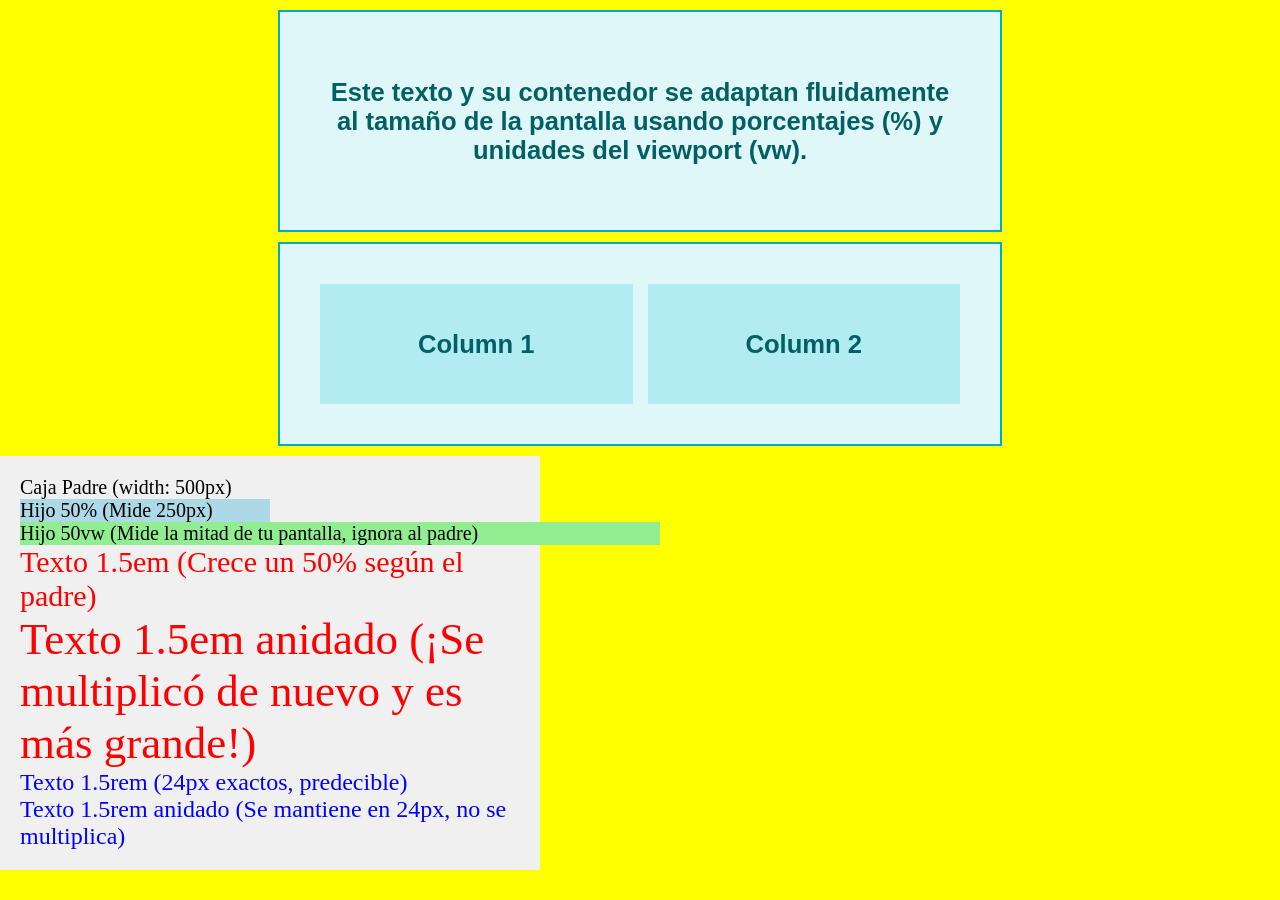
<file: semana01/index.html>
<!DOCTYPE html>
<html lang="es">
<head>
    <meta charset="UTF-8">
    <meta name="viewport" content="width=device-width, initial-scale=1.0">
    <title>Principios: Diseño Fluido</title>
    <link rel="stylesheet" href="style.css">
</head>
<body>

    <div class="container">  
        <p class="text">
            Este texto y su contenedor se adaptan fluidamente al tamaño de la pantalla usando porcentajes (%) y unidades del viewport (vw).
        </p>
    </div>
    <div class="container columnas-wrapper">  
        <div class="column">
            <p class="text">Column 1</p>
        </div>
        <div class="column">
            <p class="text">Column 2</p>
        </div>
    </div>


    <div class="caja-padre">
    Caja Padre (width: 500px)
    
    <div class="hijo-porcentaje">Hijo 50% (Mide 250px)</div>
    <div class="hijo-viewport">Hijo 50vw (Mide la mitad de tu pantalla, ignora al padre)</div>
    
    <div class="texto-em">
        Texto 1.5em (Crece un 50% según el padre)
        <div class="texto-em">Texto 1.5em anidado (¡Se multiplicó de nuevo y es más grande!)</div>
    </div>

    <div class="texto-rem">
        Texto 1.5rem (24px exactos, predecible)
        <div class="texto-rem">Texto 1.5rem anidado (Se mantiene en 24px, no se multiplica)</div>
    </div>
    </div>
</body>
</html>
</file>
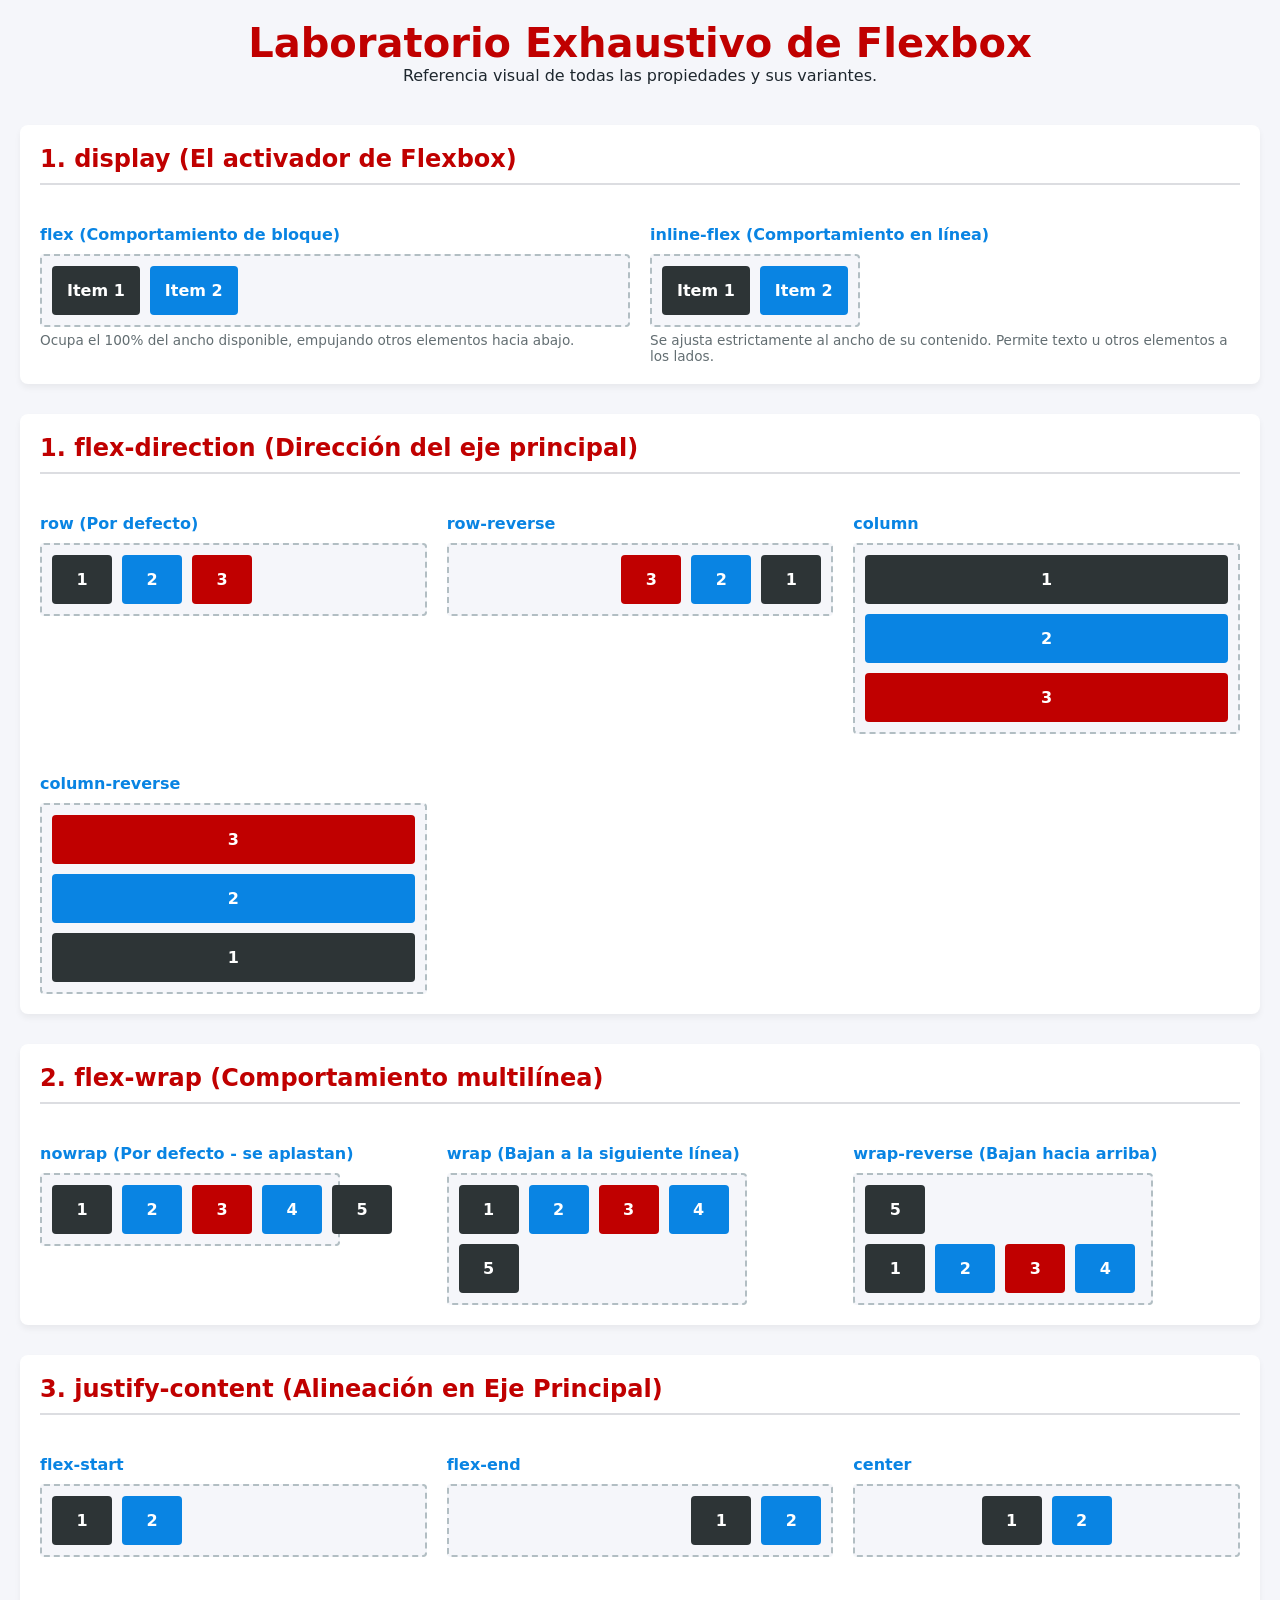
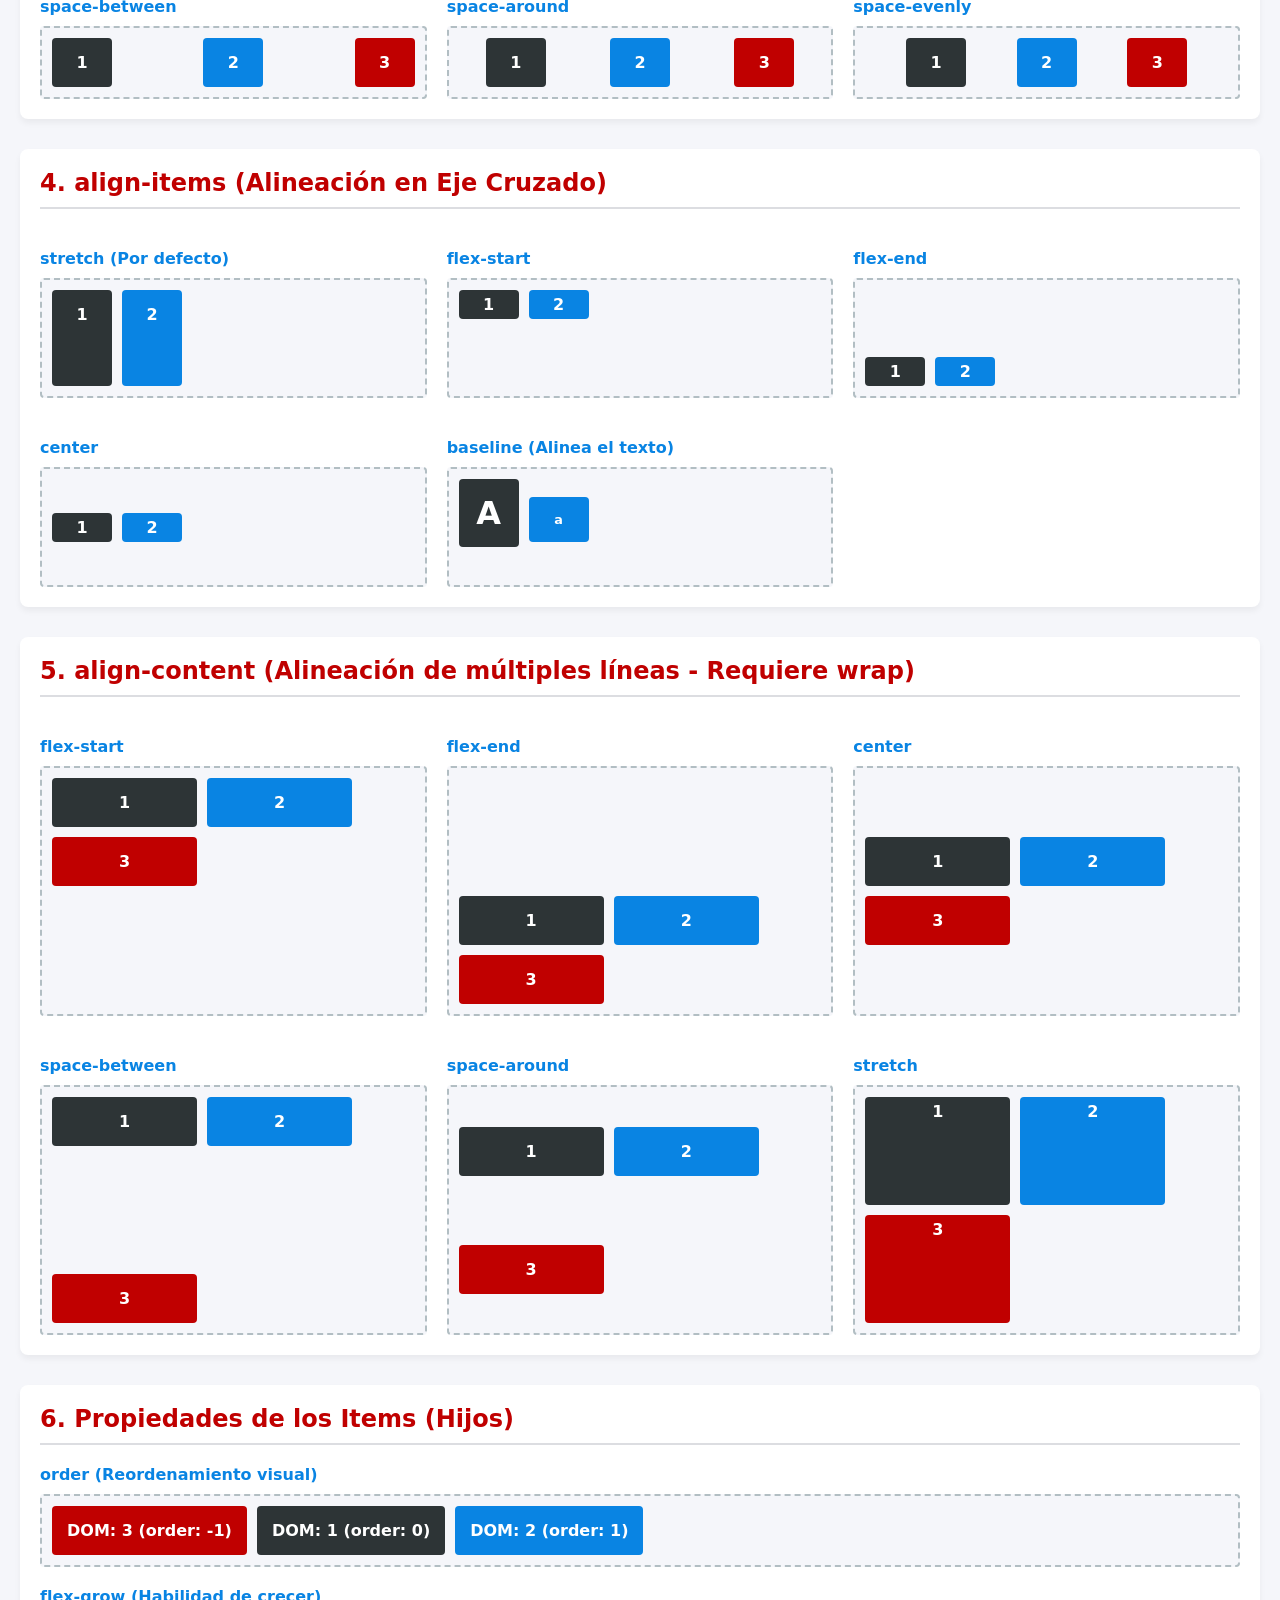
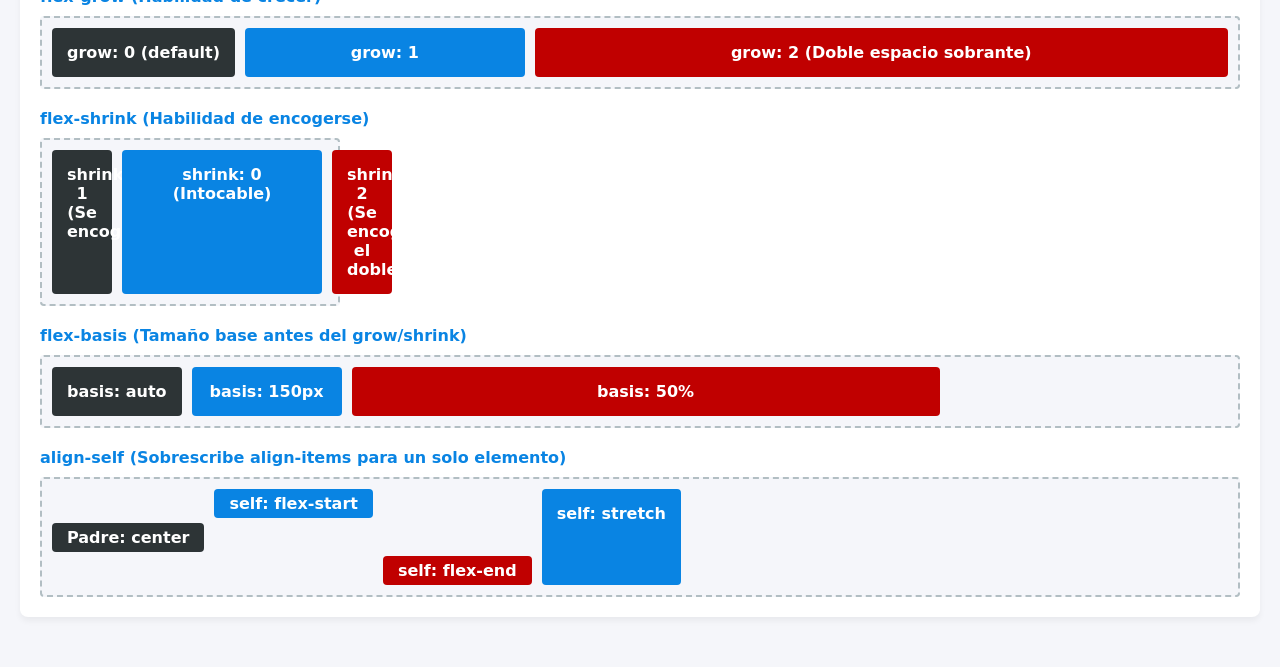
<file: semana02/index.html>
<!DOCTYPE html>
<html lang="es">
<head>
    <meta charset="UTF-8">
    <meta name="viewport" content="width=device-width, initial-scale=1.0">
    <title>Flexbox Avanzado - Cheat Sheet UTP</title>
    <link rel="stylesheet" href="style.css">
</head>
<body>

    <header class="header">
        <h1>Laboratorio Exhaustivo de Flexbox</h1>
        <p>Referencia visual de todas las propiedades y sus variantes.</p>
    </header>

    <section>
        <h2>1. display (El activador de Flexbox)</h2>
        <div class="showcase">
            <div>
                <h3>flex (Comportamiento de bloque)</h3>
                <div class="d-flex demo-bg">
                    <div class="box">Item 1</div>
                    <div class="box">Item 2</div>
                </div>
                <p style="font-size: 0.85rem; margin-top: 5px; color: #636e72;">Ocupa el 100% del ancho disponible, empujando otros elementos hacia abajo.</p>
            </div>
            <div>
                <h3>inline-flex (Comportamiento en línea)</h3>
                <div class="d-inline-flex demo-bg">
                    <div class="box">Item 1</div>
                    <div class="box">Item 2</div>
                </div>
                <p style="font-size: 0.85rem; margin-top: 5px; color: #636e72;">Se ajusta estrictamente al ancho de su contenido. Permite texto u otros elementos a los lados.</p>
            </div>
        </div>
    </section>

    <section>
        <h2>1. flex-direction (Dirección del eje principal)</h2>
        <div class="showcase">
            <div>
                <h3>row (Por defecto)</h3>
                <div class="flex-container fd-row"><div class="box">1</div><div class="box">2</div><div class="box">3</div></div>
            </div>
            <div>
                <h3>row-reverse</h3>
                <div class="flex-container fd-row-reverse"><div class="box">1</div><div class="box">2</div><div class="box">3</div></div>
            </div>
            <div>
                <h3>column</h3>
                <div class="flex-container fd-column"><div class="box">1</div><div class="box">2</div><div class="box">3</div></div>
            </div>
            <div>
                <h3>column-reverse</h3>
                <div class="flex-container fd-column-reverse"><div class="box">1</div><div class="box">2</div><div class="box">3</div></div>
            </div>
        </div>
    </section>

    <section>
        <h2>2. flex-wrap (Comportamiento multilínea)</h2>
        <div class="showcase">
            <div>
                <h3>nowrap (Por defecto - se aplastan)</h3>
                <div class="flex-container fw-nowrap width-limit">
                    <div class="box">1</div><div class="box">2</div><div class="box">3</div><div class="box">4</div><div class="box">5</div>
                </div>
            </div>
            <div>
                <h3>wrap (Bajan a la siguiente línea)</h3>
                <div class="flex-container fw-wrap width-limit">
                    <div class="box">1</div><div class="box">2</div><div class="box">3</div><div class="box">4</div><div class="box">5</div>
                </div>
            </div>
            <div>
                <h3>wrap-reverse (Bajan hacia arriba)</h3>
                <div class="flex-container fw-wrap-reverse width-limit">
                    <div class="box">1</div><div class="box">2</div><div class="box">3</div><div class="box">4</div><div class="box">5</div>
                </div>
            </div>
        </div>
    </section>

    <section>
        <h2>3. justify-content (Alineación en Eje Principal)</h2>
        <div class="showcase">
            <div><h3>flex-start</h3><div class="flex-container jc-flex-start"><div class="box">1</div><div class="box">2</div></div></div>
            <div><h3>flex-end</h3><div class="flex-container jc-flex-end"><div class="box">1</div><div class="box">2</div></div></div>
            <div><h3>center</h3><div class="flex-container jc-center"><div class="box">1</div><div class="box">2</div></div></div>
            <div><h3>space-between</h3><div class="flex-container jc-space-between"><div class="box">1</div><div class="box">2</div><div class="box">3</div></div></div>
            <div><h3>space-around</h3><div class="flex-container jc-space-around"><div class="box">1</div><div class="box">2</div><div class="box">3</div></div></div>
            <div><h3>space-evenly</h3><div class="flex-container jc-space-evenly"><div class="box">1</div><div class="box">2</div><div class="box">3</div></div></div>
        </div>
    </section>

    <section>
        <h2>4. align-items (Alineación en Eje Cruzado)</h2>
        <div class="showcase">
            <div><h3>stretch (Por defecto)</h3><div class="flex-container ai-stretch height-limit"><div class="box">1</div><div class="box">2</div></div></div>
            <div><h3>flex-start</h3><div class="flex-container ai-flex-start height-limit"><div class="box h-auto">1</div><div class="box h-auto">2</div></div></div>
            <div><h3>flex-end</h3><div class="flex-container ai-flex-end height-limit"><div class="box h-auto">1</div><div class="box h-auto">2</div></div></div>
            <div><h3>center</h3><div class="flex-container ai-center height-limit"><div class="box h-auto">1</div><div class="box h-auto">2</div></div></div>
            <div><h3>baseline (Alinea el texto)</h3><div class="flex-container ai-baseline height-limit"><div class="box text-large">A</div><div class="box text-small">a</div></div></div>
        </div>
    </section>

    <section>
        <h2>5. align-content (Alineación de múltiples líneas - Requiere wrap)</h2>
        <div class="showcase">
            <div><h3>flex-start</h3><div class="flex-container fw-wrap ac-flex-start height-limit-large"><div class="box w-50">1</div><div class="box w-50">2</div><div class="box w-50">3</div></div></div>
            <div><h3>flex-end</h3><div class="flex-container fw-wrap ac-flex-end height-limit-large"><div class="box w-50">1</div><div class="box w-50">2</div><div class="box w-50">3</div></div></div>
            <div><h3>center</h3><div class="flex-container fw-wrap ac-center height-limit-large"><div class="box w-50">1</div><div class="box w-50">2</div><div class="box w-50">3</div></div></div>
            <div><h3>space-between</h3><div class="flex-container fw-wrap ac-space-between height-limit-large"><div class="box w-50">1</div><div class="box w-50">2</div><div class="box w-50">3</div></div></div>
            <div><h3>space-around</h3><div class="flex-container fw-wrap ac-space-around height-limit-large"><div class="box w-50">1</div><div class="box w-50">2</div><div class="box w-50">3</div></div></div>
            <div><h3>stretch</h3><div class="flex-container fw-wrap ac-stretch height-limit-large"><div class="box w-50 h-auto">1</div><div class="box w-50 h-auto">2</div><div class="box w-50 h-auto">3</div></div></div>
        </div>
    </section>

    <section>
        <h2>6. Propiedades de los Items (Hijos)</h2>
        
        <h3>order (Reordenamiento visual)</h3>
        <div class="flex-container">
            <div class="box">DOM: 1 (order: 0)</div>
            <div class="box order-1">DOM: 2 (order: 1)</div>
            <div class="box order-minus-1">DOM: 3 (order: -1)</div>
        </div>

        <h3>flex-grow (Habilidad de crecer)</h3>
        <div class="flex-container">
            <div class="box">grow: 0 (default)</div>
            <div class="box fg-1">grow: 1</div>
            <div class="box fg-2">grow: 2 (Doble espacio sobrante)</div>
        </div>

        <h3>flex-shrink (Habilidad de encogerse)</h3>
        <div class="flex-container width-limit">
            <div class="box fs-1 w-200">shrink: 1 (Se encoge)</div>
            <div class="box fs-0 w-200">shrink: 0 (Intocable)</div>
            <div class="box fs-2 w-200">shrink: 2 (Se encoge el doble)</div>
        </div>

        <h3>flex-basis (Tamaño base antes del grow/shrink)</h3>
        <div class="flex-container">
            <div class="box fb-auto">basis: auto</div>
            <div class="box fb-150px">basis: 150px</div>
            <div class="box fb-50p">basis: 50%</div>
        </div>

        <h3>align-self (Sobrescribe align-items para un solo elemento)</h3>
        <div class="flex-container ai-center height-limit">
            <div class="box h-auto">Padre: center</div>
            <div class="box h-auto as-flex-start">self: flex-start</div>
            <div class="box h-auto as-flex-end">self: flex-end</div>
            <div class="box as-stretch">self: stretch</div>
        </div>
    </section>

</body>
</html>
</file>
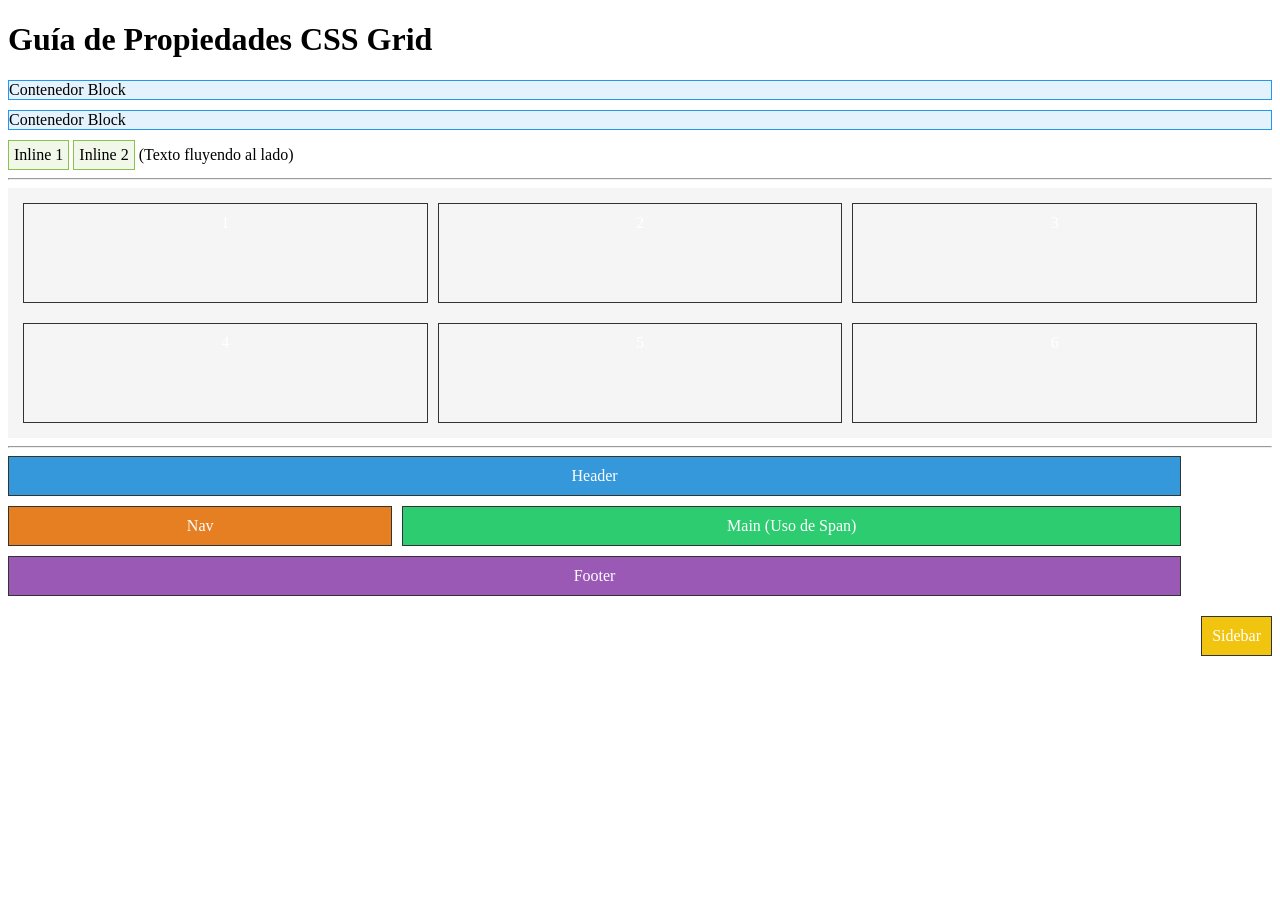
<file: semana03/index.html>
<!DOCTYPE html>
<html lang="es">
<head>
    <meta charset="UTF-8">
    <meta name="viewport" content="width=device-width, initial-scale=1.0">
    <title>Semana 3: Propiedades Exhaustivas de Grid</title>
    <link rel="stylesheet" href="style.css">
</head>
<body>

    <h1>Guía de Propiedades CSS Grid</h1>

    <div class="ejemplo-display">
        <div class="grid-bloque">Contenedor Block</div>
        <div class="grid-bloque">Contenedor Block</div>
        
        <div class="grid-inline">Inline 1</div>
        <div class="grid-inline">Inline 2</div>
        <span>(Texto fluyendo al lado)</span>
    </div>

    <hr>

    <div class="grid-estructura">
        <div class="caja">1</div>
        <div class="caja">2</div>
        <div class="caja">3</div>
        <div class="caja">4</div>
        <div class="caja">5</div>
        <div class="caja">6</div>
    </div>

    <hr>

    <div class="grid-layout">
        <header class="seccion header">Header</header>
        <nav class="seccion nav">Nav</nav>
        <main class="seccion main">Main (Uso de Span)</main>
        <aside class="seccion sidebar">Sidebar</aside>
        <footer class="seccion footer">Footer</footer>
    </div>

</body>
</html>
</file>
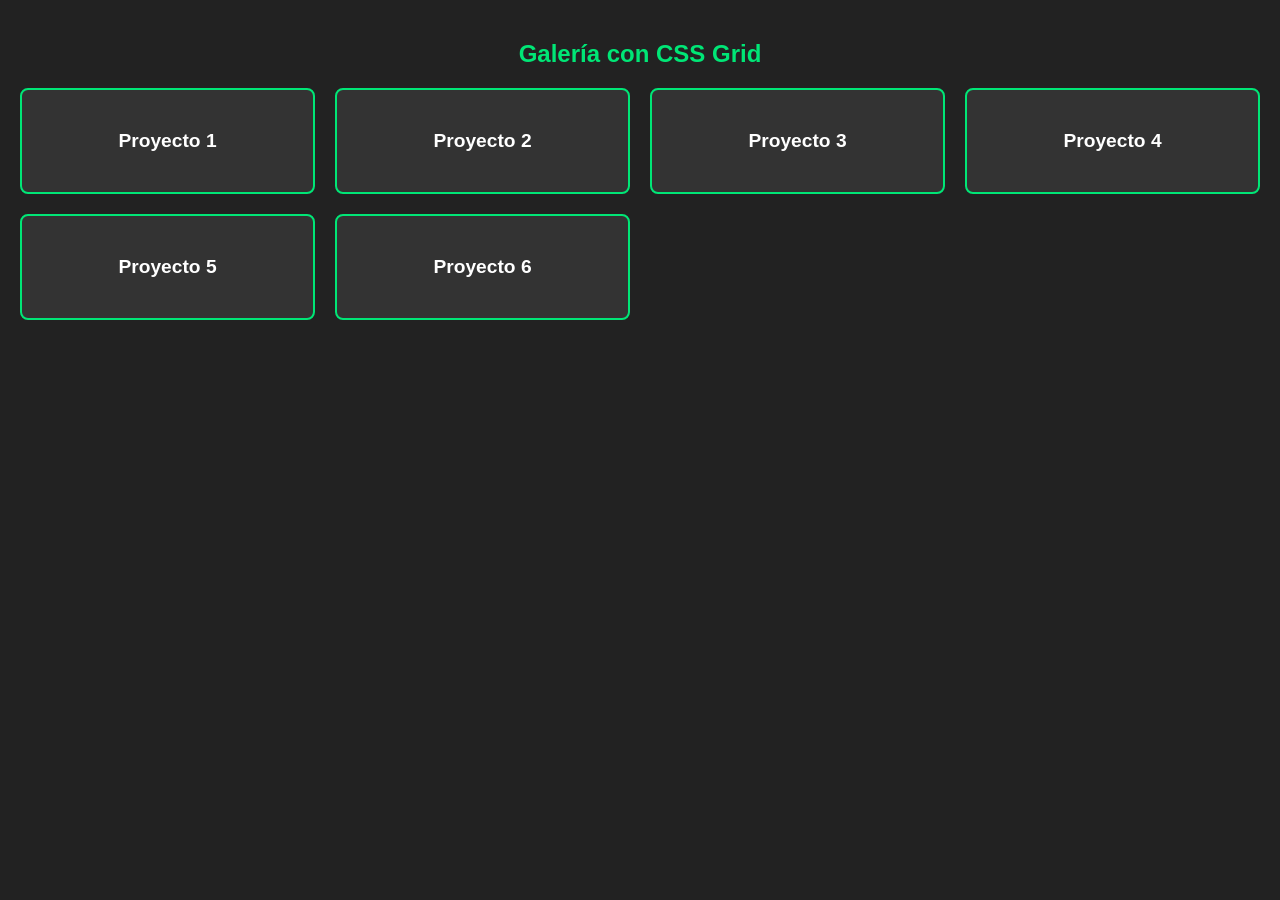
<file: semana01/grid.html>
<!DOCTYPE html>
<html lang="es">
<head>
    <meta charset="UTF-8">
    <meta name="viewport" content="width=device-width, initial-scale=1.0">
    <title>Magia con CSS Grid</title>
    <link rel="stylesheet" href="grid.css">
</head>
<body>

    <h2 class="titulo-grid">Galería con CSS Grid</h2>
    
    <div class="grid-container">
        <div class="grid-item">Proyecto 1</div>
        <div class="grid-item">Proyecto 2</div>
        <div class="grid-item">Proyecto 3</div>
        <div class="grid-item">Proyecto 4</div>
        <div class="grid-item">Proyecto 5</div>
        <div class="grid-item">Proyecto 6</div>
    </div>

</body>
</html>
</file>
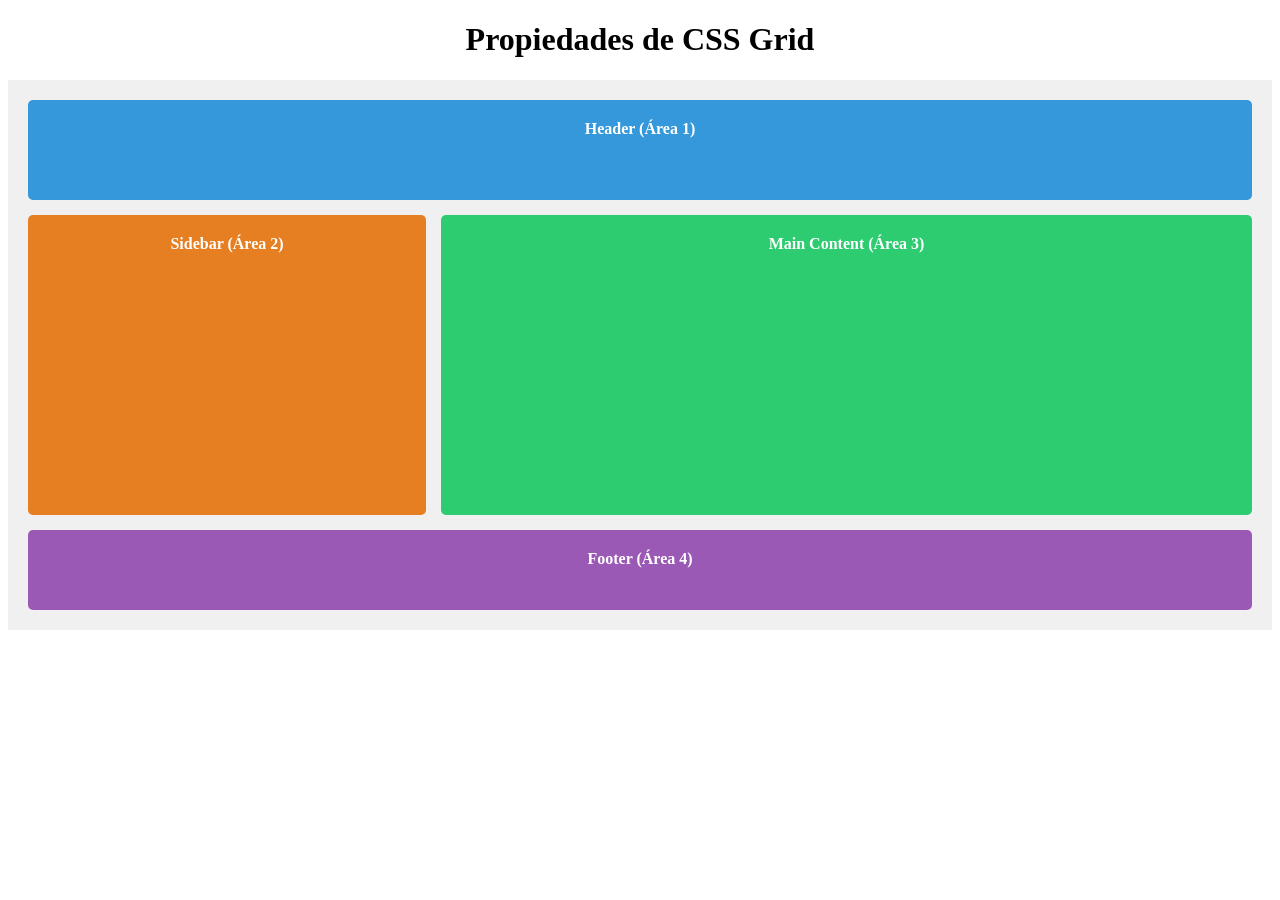
<file: semana03/reto.html>
<!DOCTYPE html>
<html lang="es">
<head>
    <meta charset="UTF-8">
    <meta name="viewport" content="width=device-width, initial-scale=1.0">
    <title>Mastering CSS Grid - Semana 3</title>
    <link rel="stylesheet" href="reto.css">
</head>
<body>

    <h1 style="text-align: center;">Propiedades de CSS Grid</h1>

    <div class="grid-container">
        <header class="item header">Header (Área 1)</header>
        <aside class="item sidebar">Sidebar (Área 2)</aside>
        <main class="item main-content">Main Content (Área 3)</main>
        <footer class="item footer">Footer (Área 4)</footer>
    </div>

</body>
</html>
</file>
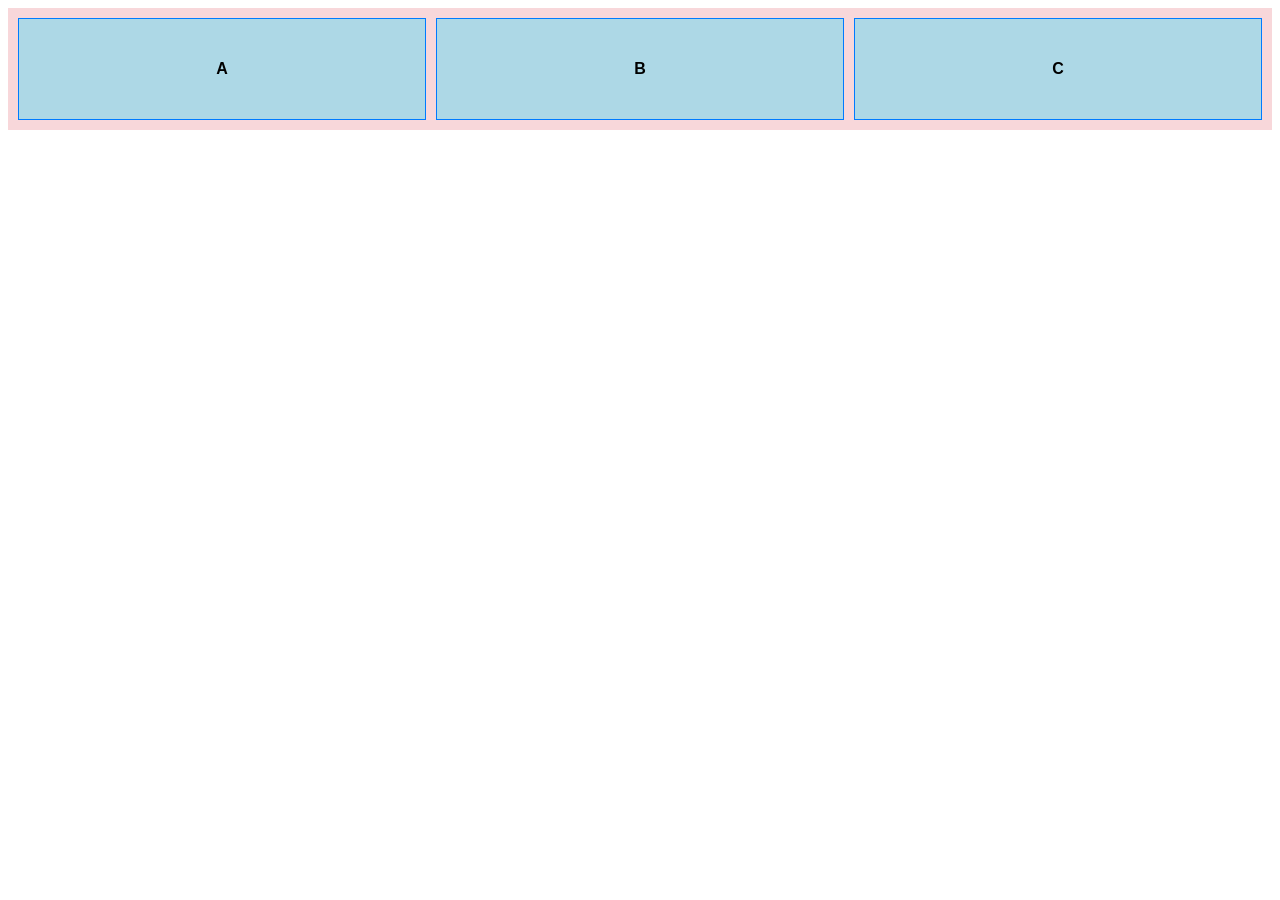
<file: semana03/utilidad.html>
<!DOCTYPE html>
<html lang="es">
<head>
    <meta charset="UTF-8">
    <meta name="viewport" content="width=device-width, initial-scale=1.0">
    <title>Actividad: ¿Por qué Grid?</title>
    <link rel="stylesheet" href="utilidad.css">
</head>
<body>

    <div class="container">
        <div class="box">A</div>
        <div class="box">B</div>
        <div class="box">C</div>
    </div>

</body>
</html>
</file>
<file: semana01/style.css>
body {
  margin: 0; /* Elimina el margen por defecto del navegador */
  padding: 0; /* Elimina el padding por defecto del navegador */
  background: yellow;
}
.container {
  width: 80%; /* Ancho relativo al contenedor padre */
  max-width: 1200px; /* Ancho máximo para pantallas grandes */
  margin: 10px auto; /* Centrar el contenedor horizontalmente */
  
  /* Estilos extra sugeridos para que los alumnos vean la caja en pantalla */
  background-color: #e0f7fa; 
  padding: 40px;
  border: 2px solid #00acc1;
}

.column {
  width: 100%; /* Ancho relativo al contenedor padre */
  
  /* Estilos extra sugeridos para que los alumnos vean las columnas en pantalla */
  background-color: #b2ebf2;
  padding: 20px;
  box-sizing: border-box; /* Incluye el padding en el ancho total */
}

.columnas-wrapper {
  display: flex;
  flex-direction: column; /* En celular, las columnas van una debajo de otra */
  gap: 15px; /* Separación entre las columnas apiladas */
}

.text {
  font-size: 2vw; /* Tamaño de fuente relativo al ancho del viewport */
  
  /* Estilos extra sugeridos */
  color: #006064;
  text-align: center;
  font-family: Arial, sans-serif;
  font-weight: bold;
}



/* Entorno base */
html { font-size: 16px; }

.caja-padre {
  width: 500px;
  background-color: #f0f0f0;
  padding: 20px;
  font-size: 20px; /* Base para el 'em' de sus hijos */
}

/* 1. Diferencia % vs VW */
.hijo-porcentaje {
  width: 50%; /* 50% de 500px = 250px */
  background-color: lightblue;
}

.hijo-viewport {
  width: 50vw; /* 50% de la ventana, se saldrá de la caja si la ventana es grande */
  background-color: lightgreen;
}

/* 2. Diferencia EM vs REM */
.texto-em {
  font-size: 1.5em; /* 1.5 * 20px (del padre) = 30px. En el anidado será 1.5 * 30px = 45px! */
  color: red;
}

.texto-rem {
  font-size: 1.5rem; /* 1.5 * 16px (del html) = 24px. Siempre constante. */
  color: blue;
}




/* 2. MEDIA QUERY PARA TABLETS Y ESCRITORIO (768px en adelante) */
@media (min-width: 768px) {
  
  .container {
    width: 50%; /* Regresamos al 80% original porque hay más espacio */
    padding: 40px; 
  }

  .columnas-wrapper {
    flex-direction: row; /* ¡Magia! Las columnas se colocan una al lado de la otra */
  }

  .column {
    width: 50%; /* Cada columna ocupa la mitad del contenedor */
  }

  .text {
    font-size: 2vw; /* Reducimos el vw porque la pantalla es más ancha */
  }
}
</file>
<file: semana02/style.css>
/* =========================================
   VARIABLES GLOBALES (Estilo UTP)
   ========================================= */
:root {
    --utp-red: #c00000;
    --dark: #1e272e;
    --light: #f5f6fa;
    --border: #dcdde1;
    --accent: #0984e3;
    --box-color: #2d3436;
}

/* =========================================
   ESTILOS GENERALES Y RESET
   ========================================= */
* {
    box-sizing: border-box;
    margin: 0;
    padding: 0;
}

body {
    font-family: 'Segoe UI', system-ui, sans-serif;
    background-color: var(--light);
    color: var(--dark);
    padding: 20px;
}

.header {
    text-align: center;
    margin-bottom: 40px;
}

.header h1 {
    color: var(--utp-red);
    font-size: 2.5rem;
}

section {
    background: white;
    padding: 20px;
    border-radius: 8px;
    box-shadow: 0 4px 6px rgba(0,0,0,0.05);
    margin-bottom: 30px;
}

h2 {
    color: var(--utp-red);
    border-bottom: 2px solid var(--border);
    padding-bottom: 10px;
    margin-bottom: 20px;
}

h3 {
    font-size: 1rem;
    color: var(--accent);
    margin-bottom: 10px;
    margin-top: 20px;
}

.showcase {
    display: grid;
    grid-template-columns: repeat(auto-fit, minmax(300px, 1fr));
    gap: 20px;
}

/* =========================================
   COMPONENTES BASE FLEXBOX
   ========================================= */
.flex-container {
    display: flex; /* LA MAGIA COMIENZA AQUÍ */
    background: var(--light);
    border: 2px dashed #b2bec3;
    padding: 10px;
    border-radius: 4px;
    gap: 10px; /* Separación moderna entre items */
}

.box {
    background-color: var(--box-color);
    color: white;
    padding: 15px;
    border-radius: 4px;
    text-align: center;
    font-weight: bold;
    min-width: 60px;
}

/* Colores alternos para distinguir cajas */
.box:nth-child(even) { background-color: var(--accent); }
.box:nth-child(3n) { background-color: var(--utp-red); }

/* Utilidades de dimensión para pruebas */
.width-limit { width: 300px; }
.height-limit { height: 120px; }
.height-limit-large { height: 250px; }
.h-auto { height: auto; padding-top: 5px; padding-bottom: 5px;}
.w-50 { width: 40%; }
.w-200 { width: 200px; }
.text-large { font-size: 2rem; }
.text-small { font-size: 0.8rem; }

/* =========================================
   CLASES UTILITARIAS FLEXBOX (PADRE)
   ========================================= */

/* 1. display */
.d-flex { 
    display: flex; 
    gap: 10px; 
}
.d-inline-flex { 
    display: inline-flex; 
    gap: 10px; 
}

/* Fondo para visualizar hasta dónde llega el contenedor */
.demo-bg {
    background: var(--light);
    border: 2px dashed #b2bec3;
    padding: 10px;
    border-radius: 4px;
}

/* 1. flex-direction */
.fd-row { flex-direction: row; }
.fd-row-reverse { flex-direction: row-reverse; }
.fd-column { flex-direction: column; }
.fd-column-reverse { flex-direction: column-reverse; }

/* 2. flex-wrap */
.fw-nowrap { flex-wrap: nowrap; }
.fw-wrap { flex-wrap: wrap; }
.fw-wrap-reverse { flex-wrap: wrap-reverse; }

/* 3. justify-content (Eje Principal) */
.jc-flex-start { justify-content: flex-start; }
.jc-flex-end { justify-content: flex-end; }
.jc-center { justify-content: center; }
.jc-space-between { justify-content: space-between; }
.jc-space-around { justify-content: space-around; }
.jc-space-evenly { justify-content: space-evenly; }

/* 4. align-items (Eje Cruzado) */
.ai-stretch { align-items: stretch; }
.ai-flex-start { align-items: flex-start; }
.ai-flex-end { align-items: flex-end; }
.ai-center { align-items: center; }
.ai-baseline { align-items: baseline; }

/* 5. align-content (Múltiples líneas) */
.ac-flex-start { align-content: flex-start; }
.ac-flex-end { align-content: flex-end; }
.ac-center { align-content: center; }
.ac-space-between { align-content: space-between; }
.ac-space-around { align-content: space-around; }
.ac-stretch { align-content: stretch; }

/* =========================================
   CLASES UTILITARIAS FLEXBOX (HIJOS)
   ========================================= */

/* order */
.order-1 { order: 1; }
.order-minus-1 { order: -1; }

/* flex-grow */
.fg-1 { flex-grow: 1; }
.fg-2 { flex-grow: 2; }

/* flex-shrink */
.fs-0 { flex-shrink: 0; }
.fs-1 { flex-shrink: 1; }
.fs-2 { flex-shrink: 2; }

/* flex-basis */
.fb-auto { flex-basis: auto; }
.fb-150px { flex-basis: 150px; }
.fb-50p { flex-basis: 50%; }

/* align-self */
.as-flex-start { align-self: flex-start; }
.as-flex-end { align-self: flex-end; }
.as-center { align-self: center; }
.as-stretch { align-self: stretch; }
</file>
<file: semana03/style.css>
/* --- 1. PROPIEDADES: display: grid e inline-grid --- */
.grid-bloque {
    display: grid; /* Se comporta como un bloque (ocupa todo el ancho) */
    background: #e3f2fd;
    border: 1px solid #2196f3;
    margin-bottom: 10px;
}

.grid-inline {
    display: inline-grid; /* Se comporta como elemento en línea */
    background: #f1f8e9;
    border: 1px solid #8bc34a;
    padding: 5px;
}

/* --- 2. PROPIEDADES: columns, rows, repeat y gaps --- */
.grid-estructura {
    display: grid;
    
    /* REPEAT: Define 3 columnas de 1 fracción cada una */
    grid-template-columns: repeat(3, 1fr); 
    
    /* Define 2 filas de 100px cada una */
    grid-template-rows: repeat(2, 100px); 

    /* CONTROL DE ESPACIADO: row-gap, column-gap y gap */
    row-gap: 20px;      /* Espacio entre filas */
    column-gap: 10px;   /* Espacio entre columnas */
    /* gap: 20px 10px;  <- Abreviado: fila columna */
    
    background: #f5f5f5;
    padding: 15px;
}

/* --- 3. PROPIEDADES: grid-template-areas y span --- */
.grid-layout {
    display: grid;
    grid-template-columns: repeat(3, 1fr);
    gap: 10px;
    
    /* GRID-TEMPLATE-AREAS: Dibujamos el layout con nombres */
    grid-template-areas: 
        "header header header"
        "nav    main   main"
        "footer footer footer";
}

.header { grid-area: header; background: #3498db; }
.nav    { grid-area: nav; background: #e67e22; }

.main { 
    grid-area: main; 
    background: #2ecc71; 
    /* SPAN: El elemento se expande sobre 2 columnas */
    grid-column: span 2; 
}

.sidebar { grid-area: sidebar; background: #f1c40f; } /* Si no se define en areas, queda fuera */
.footer  { grid-area: footer; background: #9b59b6; }

/* Estilos de visibilidad */
.caja, .seccion { border: 1px solid #333; color: white; text-align: center; padding: 10px; }
</file>
<file: semana01/grid.css>
body {
    font-family: Arial, sans-serif;
    background-color: #222;
    color: white;
    margin: 0;
    padding: 20px;
}

.titulo-grid {
    text-align: center;
    color: #00e676;
}

/* --- LA MAGIA DE CSS GRID --- */
.grid-container {
    display: grid; /* Activamos la cuadrícula */
    gap: 20px; /* Espacio perfecto entre tarjetas, sin matemáticas */
    
    /* LA LÍNEA MÁS PODEROSA DEL DISEÑO RESPONSIVO */
    grid-template-columns: repeat(auto-fit, minmax(250px, 1fr));
}

.grid-item {
    background-color: #333;
    border: 2px solid #00e676;
    border-radius: 8px;
    padding: 40px 20px;
    text-align: center;
    font-weight: bold;
    font-size: 1.2rem;
    transition: transform 0.3s ease;
}

.grid-item:hover {
    transform: translateY(-5px); /* Un pequeño efecto visual */
    background-color: #444;
}
</file>
<file: semana03/reto.css>
/* --- 1. DEFINICIÓN DEL CONTENEDOR (GRID CONTAINER) --- */
.grid-container {
    display: grid; /* Activa el modelo de cuadrícula  */
    
    /* Definición de columnas y filas usando unidades 'fr' y 'repeat'  */
    grid-template-columns: repeat(3, 1fr); 
    grid-template-rows: 100px 300px 80px;
    
    /* Espaciado entre celdas (Grid Gap)  */
    gap: 15px; 
    
    /* Definición de Áreas de Cuadrícula  */
    grid-template-areas: 
        "header  header  header"
        "sidebar main    main"
        "footer  footer  footer";

    padding: 20px;
    background-color: #f0f0f0;
}

/* --- 2. POSICIONAMIENTO DE ELEMENTOS (GRID ITEMS) --- */
.item {
    padding: 20px;
    color: white;
    font-weight: bold;
    text-align: center;
    border-radius: 5px;
}

/* Asignación de áreas según el nombre definido en el contenedor  */
.header { 
    grid-area: header; 
    background-color: #3498db; 
}

.sidebar { 
    grid-area: sidebar; 
    background-color: #e67e22; 
}

.main-content { 
    grid-area: main; 
    background-color: #2ecc71; 
}

.footer { 
    grid-area: footer; 
    background-color: #9b59b6; 
}

/* Ejemplo de posicionamiento basado en líneas (Grid Lines)  
   Si quisiéramos que el footer ocupe solo las dos últimas columnas:
   grid-column: 2 / 4; 
*/
</file>
<file: semana03/utilidad.css>
/* EL CONTENEDOR (PADRE) */
.container {
    display: grid; /* Activa el modelo de cuadrícula */
    grid-template-columns: 1fr 1fr 1fr; /* 3 columnas de igual tamaño */
    gap: 10px; /* Espacio uniforme entre elementos */
    background-color: #f8d7da; /* Color de fondo sutil para notar el área */
    padding: 10px;
}

/* LOS ELEMENTOS (HIJOS) */
.box {
    background-color: lightblue;
    height: 100px;
    display: flex; /* Opcional: para centrar el texto A, B, C */
    align-items: center;
    justify-content: center;
    font-family: Arial, sans-serif;
    font-weight: bold;
    border: 1px solid #007bff;
}
</file>
